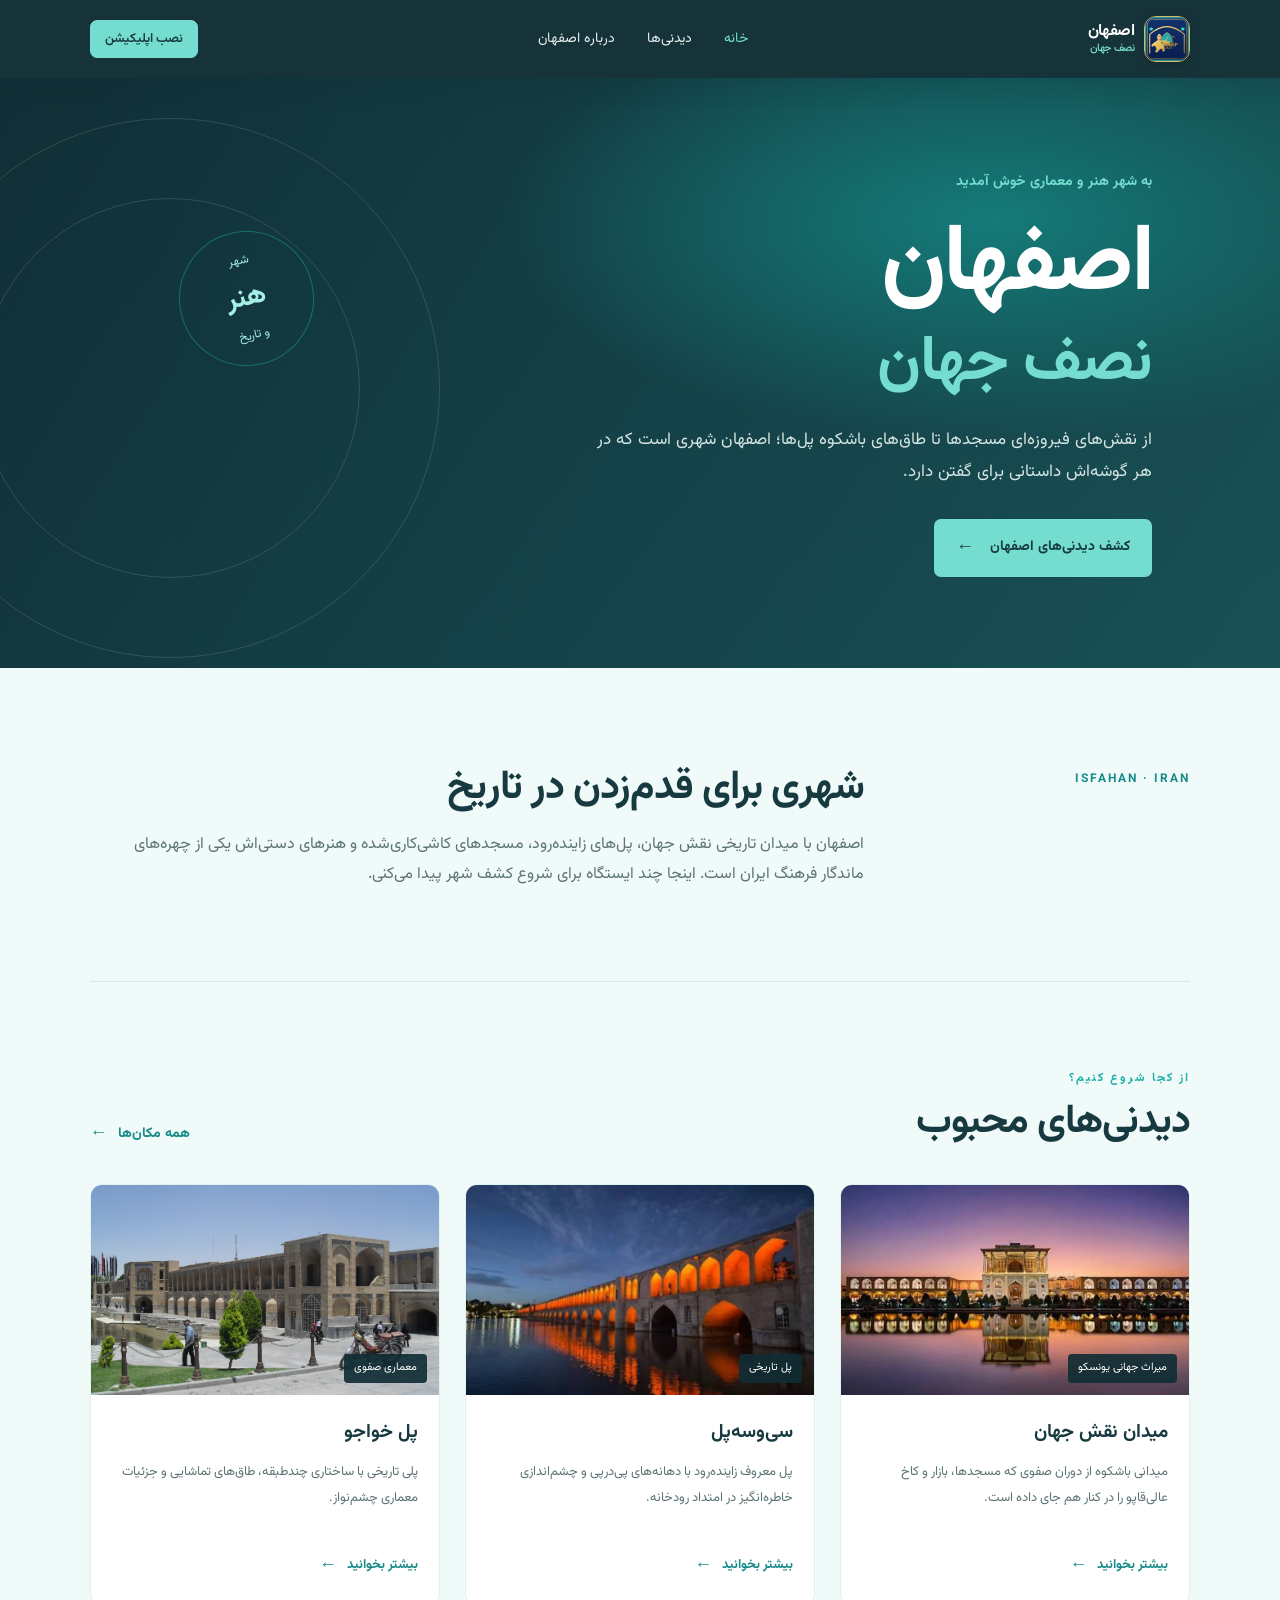
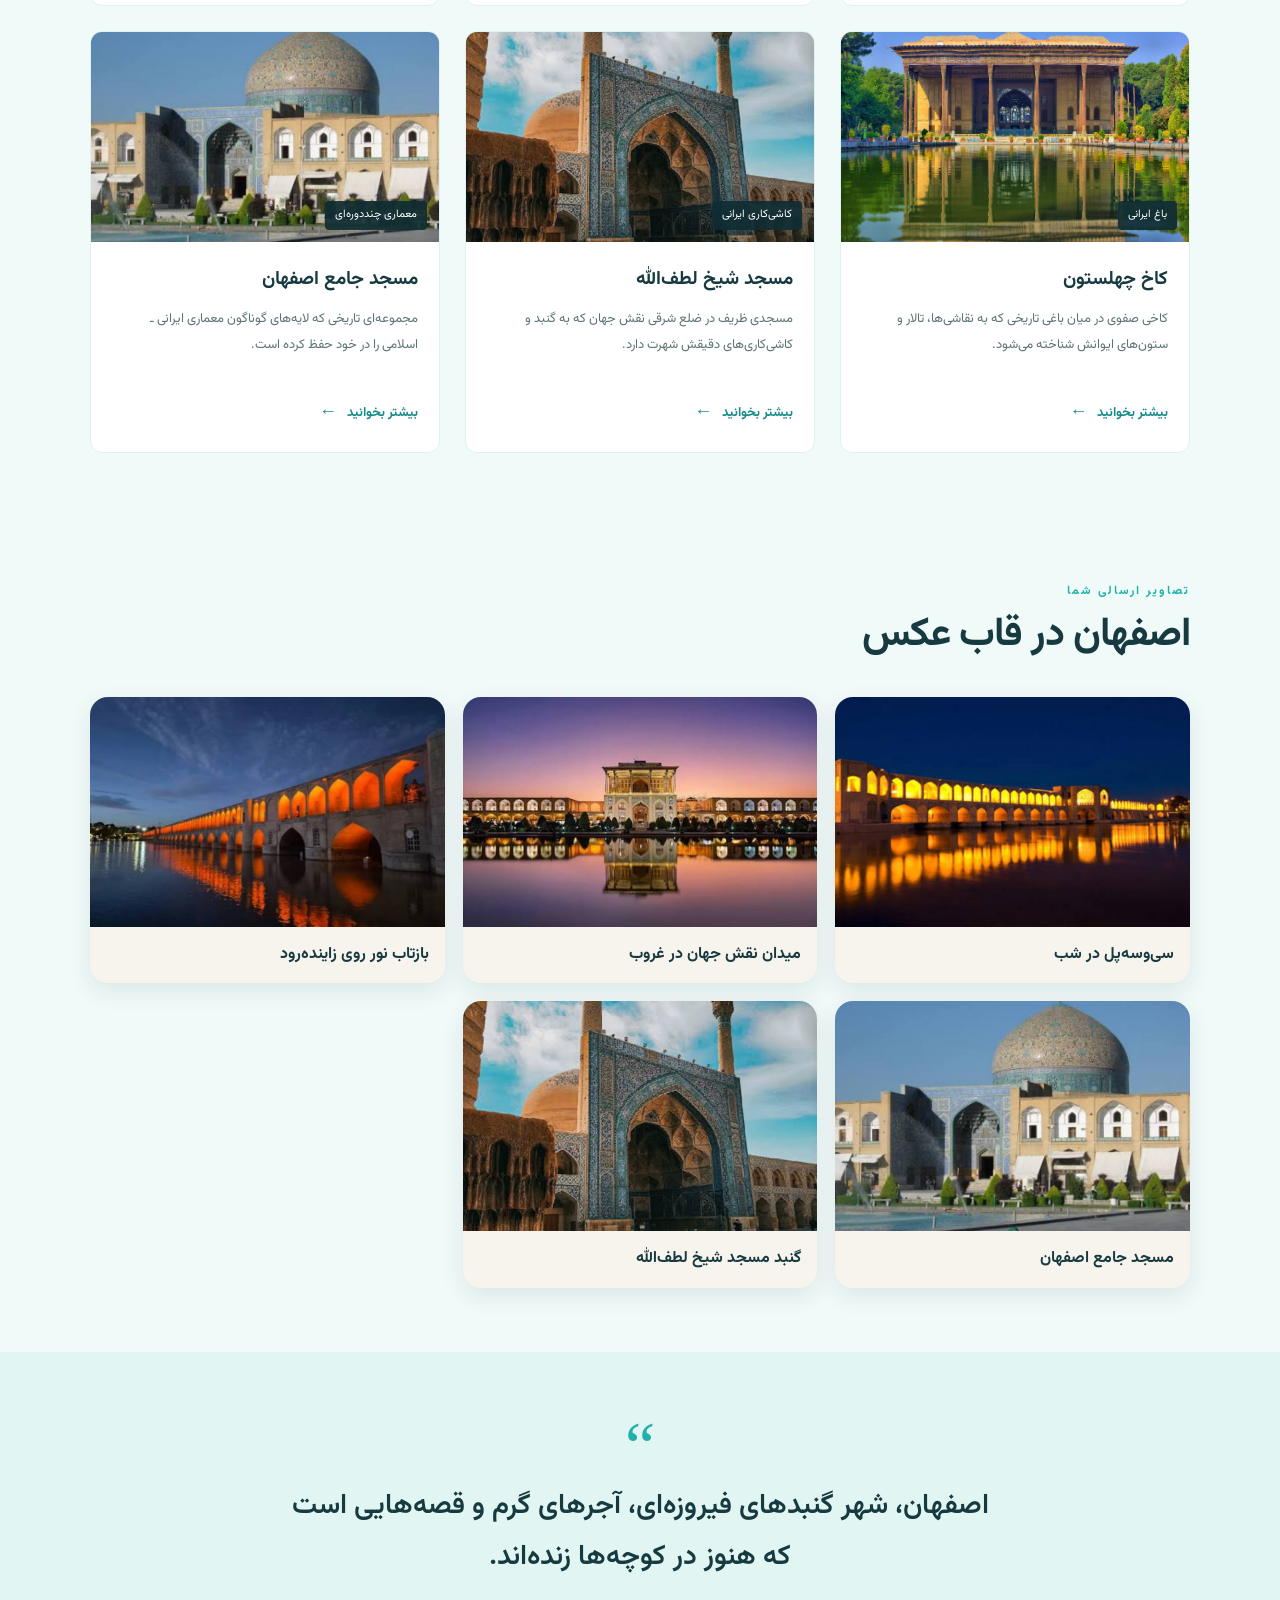
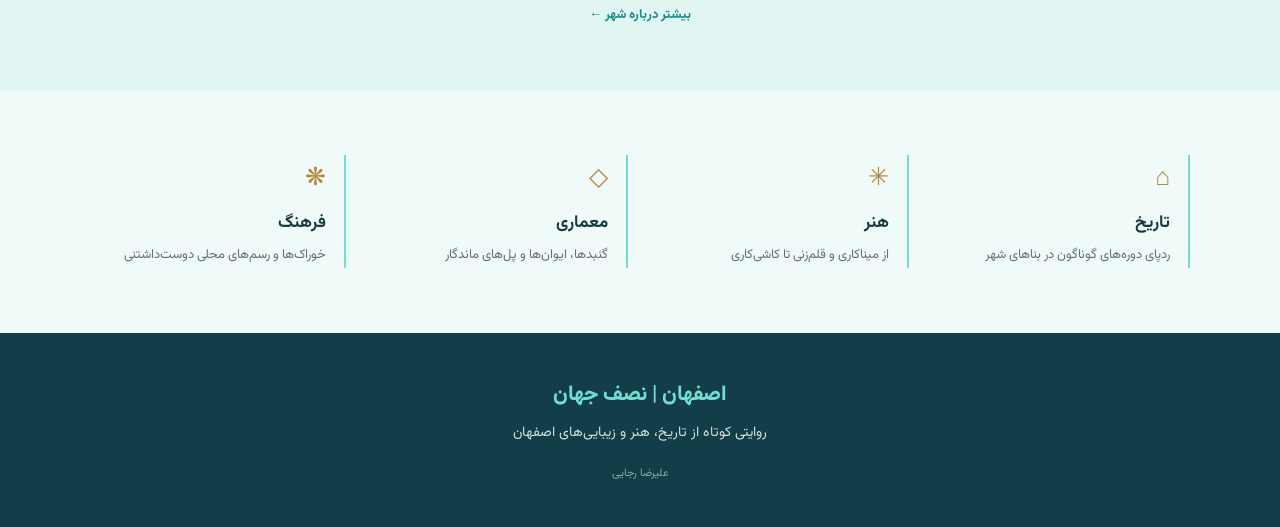
<file: index.html>
<!doctype html><html lang="fa" dir="rtl"><head><link rel="manifest" href="manifest.webmanifest"><meta charset="utf-8"><meta name="viewport" content="width=device-width, initial-scale=1"><meta name="theme-color" content="#123b42"><link rel="stylesheet" href="style.css"><title>اصفهان | نصف جهان</title><meta name="description" content="آشنایی با جاهای دیدنی، تاریخ و معماری اصفهان؛ نصف جهان ایران."></head><body><header class="site-header"><a class="brand" href="index.html"><img class="brand-logo" src="icons/logo.svg" alt="" width="46" height="46"><span class="brand-copy"><strong>اصفهان</strong><small>نصف جهان</small></span></a><button class="menu-toggle" aria-label="باز کردن منو" aria-expanded="false">☰</button><nav class="main-nav"><a href="index.html">خانه</a><a href="places.html">دیدنی‌ها</a><a href="about.html">درباره اصفهان</a></nav><button class="install-app-btn" type="button">نصب اپلیکیشن</button></header><main><section class="hero" id="home"><div class="hero-shape shape-one"></div><div class="hero-shape shape-two"></div><div class="hero-content"><p class="eyebrow">به شهر هنر و معماری خوش آمدید</p><h1>اصفهان <span>نصف جهان</span></h1><p class="hero-description">از نقش‌های فیروزه‌ای مسجدها تا طاق‌های باشکوه پل‌ها؛ اصفهان شهری است که در هر گوشه‌اش داستانی برای گفتن دارد.</p><a class="button button-gold" href="places.html">کشف دیدنی‌های اصفهان <span>←</span></a></div><div class="hero-stamp"><span>شهر</span><strong>هنر</strong><span>و تاریخ</span></div></section><section class="intro section-wrap"><div class="intro-kicker">ISFAHAN · IRAN</div><div><h2>شهری برای قدم‌زدن در تاریخ</h2><p>اصفهان با میدان تاریخی نقش جهان، پل‌های زاینده‌رود، مسجدهای کاشی‌کاری‌شده و هنرهای دستی‌اش یکی از چهره‌های ماندگار فرهنگ ایران است. اینجا چند ایستگاه برای شروع کشف شهر پیدا می‌کنی.</p></div></section><section class="places-section section-wrap" id="places"><div class="section-heading"><div><p class="eyebrow">از کجا شروع کنیم؟</p><h2>دیدنی‌های محبوب</h2></div><a class="text-link" href="places.html">همه مکان‌ها <span>←</span></a></div><div class="place-grid"><article class="place-card"><a class="place-image" href="naqshe-jahan.html"><img src="images/naqshe-jahan-dusk.jpg" alt="میدان نقش جهان" loading="lazy"><span>میراث جهانی یونسکو</span></a><div class="place-card-body"><h3><a href="naqshe-jahan.html">میدان نقش جهان</a></h3><p>میدانی باشکوه از دوران صفوی که مسجدها، بازار و کاخ عالی‌قاپو را در کنار هم جای داده است.</p><a class="text-link" href="naqshe-jahan.html">بیشتر بخوانید <span>←</span></a></div></article><article class="place-card"><a class="place-image" href="se-o-se-pol.html"><img src="images/se-o-se-pol-night.jpg" alt="سی‌وسه‌پل" loading="lazy"><span>پل تاریخی</span></a><div class="place-card-body"><h3><a href="se-o-se-pol.html">سی‌وسه‌پل</a></h3><p>پل معروف زاینده‌رود با دهانه‌های پی‌درپی و چشم‌اندازی خاطره‌انگیز در امتداد رودخانه.</p><a class="text-link" href="se-o-se-pol.html">بیشتر بخوانید <span>←</span></a></div></article><article class="place-card"><a class="place-image" href="khajoo.html"><img src="images/khajoo.jpg" alt="پل خواجو" loading="lazy"><span>معماری صفوی</span></a><div class="place-card-body"><h3><a href="khajoo.html">پل خواجو</a></h3><p>پلی تاریخی با ساختاری چندطبقه، طاق‌های تماشایی و جزئیات معماری چشم‌نواز.</p><a class="text-link" href="khajoo.html">بیشتر بخوانید <span>←</span></a></div></article><article class="place-card"><a class="place-image" href="chehel-sotoun.html"><img src="images/chehel-sotoun.jpg" alt="کاخ چهلستون" loading="lazy"><span>باغ ایرانی</span></a><div class="place-card-body"><h3><a href="chehel-sotoun.html">کاخ چهلستون</a></h3><p>کاخی صفوی در میان باغی تاریخی که به نقاشی‌ها، تالار و ستون‌های ایوانش شناخته می‌شود.</p><a class="text-link" href="chehel-sotoun.html">بیشتر بخوانید <span>←</span></a></div></article><article class="place-card"><a class="place-image" href="sheikh-lotfollah.html"><img src="images/sheikh-lotfollah.jpg" alt="مسجد شیخ لطف‌الله" loading="lazy"><span>کاشی‌کاری ایرانی</span></a><div class="place-card-body"><h3><a href="sheikh-lotfollah.html">مسجد شیخ لطف‌الله</a></h3><p>مسجدی ظریف در ضلع شرقی نقش جهان که به گنبد و کاشی‌کاری‌های دقیقش شهرت دارد.</p><a class="text-link" href="sheikh-lotfollah.html">بیشتر بخوانید <span>←</span></a></div></article><article class="place-card"><a class="place-image" href="jame-mosque.html"><img src="images/jame-mosque.jpg" alt="مسجد جامع اصفهان" loading="lazy"><span>معماری چنددوره‌ای</span></a><div class="place-card-body"><h3><a href="jame-mosque.html">مسجد جامع اصفهان</a></h3><p>مجموعه‌ای تاریخی که لایه‌های گوناگون معماری ایرانی ـ اسلامی را در خود حفظ کرده است.</p><a class="text-link" href="jame-mosque.html">بیشتر بخوانید <span>←</span></a></div></article></div></section><section class="photo-gallery section-wrap"><div class="section-heading"><div><p class="eyebrow">تصاویر ارسالی شما</p><h2>اصفهان در قاب عکس</h2></div></div><div class="gallery-grid"><figure><img src="images/se-o-se-pol-evening.jpg" alt="سی‌وسه‌پل در شب با نورهای طلایی" loading="lazy"><figcaption>سی‌وسه‌پل در شب</figcaption></figure><figure><img src="images/naqshe-jahan-dusk.jpg" alt="میدان نقش جهان هنگام غروب" loading="lazy"><figcaption>میدان نقش جهان در غروب</figcaption></figure><figure><img src="images/se-o-se-pol-night.jpg" alt="بازتاب نورهای سی‌وسه‌پل روی آب" loading="lazy"><figcaption>بازتاب نور روی زاینده‌رود</figcaption></figure><figure><img src="images/jame-mosque.jpg" alt="ورودی مسجد جامع اصفهان" loading="lazy"><figcaption>مسجد جامع اصفهان</figcaption></figure><figure><img src="images/sheikh-lotfollah.jpg" alt="گنبد مسجد شیخ لطف‌الله" loading="lazy"><figcaption>گنبد مسجد شیخ لطف‌الله</figcaption></figure></div></section><section class="quote-band"><span class="quote-mark">“</span><p>اصفهان، شهر گنبدهای فیروزه‌ای، آجرهای گرم و قصه‌هایی است که هنوز در کوچه‌ها زنده‌اند.</p><a href="about.html">بیشتر درباره شهر <span>←</span></a></section><section class="mini-features section-wrap"><div><span>⌂</span><h3>تاریخ</h3><p>ردپای دوره‌های گوناگون در بناهای شهر</p></div><div><span>✳</span><h3>هنر</h3><p>از میناکاری و قلم‌زنی تا کاشی‌کاری</p></div><div><span>◇</span><h3>معماری</h3><p>گنبدها، ایوان‌ها و پل‌های ماندگار</p></div><div><span>❋</span><h3>فرهنگ</h3><p>خوراک‌ها و رسم‌های محلی دوست‌داشتنی</p></div></section></main><footer class="site-footer"><a class="footer-brand" href="index.html">اصفهان | نصف جهان</a><p>روایتی کوتاه از تاریخ، هنر و زیبایی‌های اصفهان</p><span>علیرضا رجایی</span></footer><script src="script.js"></script><script>
if ("serviceWorker" in navigator) {
  window.addEventListener("load", () => {
    navigator.serviceWorker.register("./sw.js")
      .catch(error => console.error("PWA error:", error));
  });
}
</script></body></html>
</file>
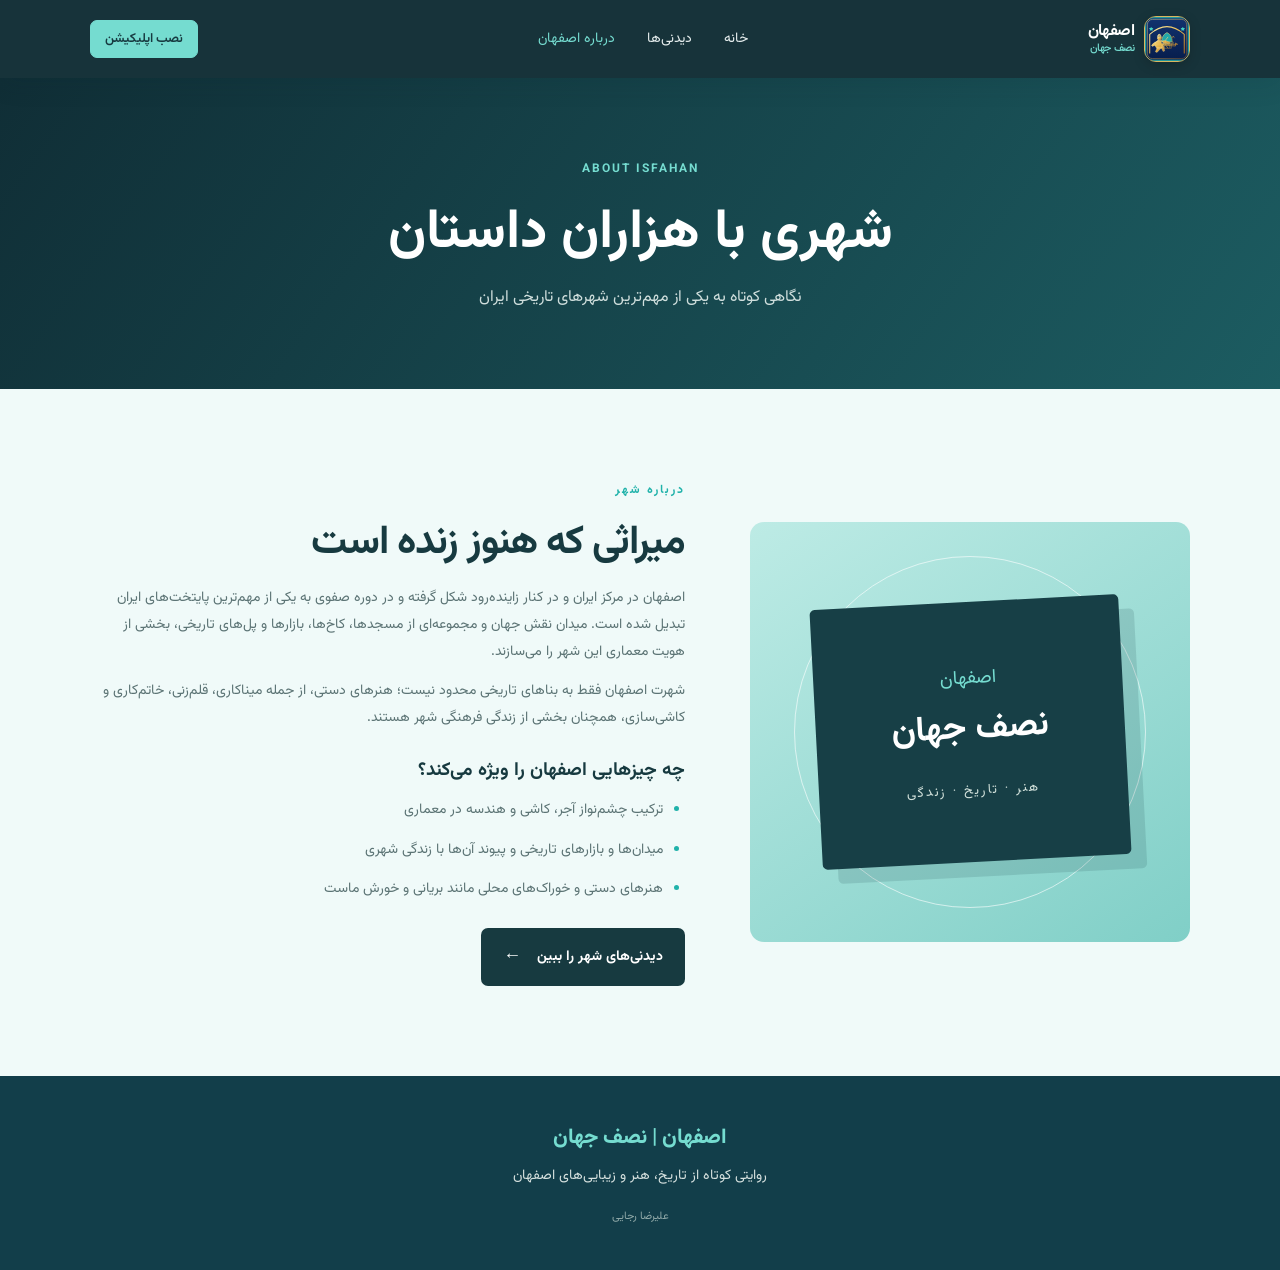
<file: about.html>
<!doctype html><html lang="fa" dir="rtl"><head><link rel="manifest" href="manifest.webmanifest"><meta charset="utf-8"><meta name="viewport" content="width=device-width, initial-scale=1"><meta name="theme-color" content="#123b42"><link rel="stylesheet" href="style.css"><title>درباره اصفهان | نصف جهان</title><meta name="description" content="آشنایی با پیشینه، هنر، معماری و فرهنگ اصفهان."></head><body><header class="site-header"><a class="brand" href="index.html"><img class="brand-logo" src="icons/logo.svg" alt="" width="46" height="46"><span class="brand-copy"><strong>اصفهان</strong><small>نصف جهان</small></span></a><button class="menu-toggle" aria-label="باز کردن منو" aria-expanded="false">☰</button><nav class="main-nav"><a href="index.html">خانه</a><a href="places.html">دیدنی‌ها</a><a href="about.html">درباره اصفهان</a></nav><button class="install-app-btn" type="button">نصب اپلیکیشن</button></header><main><section class="page-hero"><p class="eyebrow">ABOUT ISFAHAN</p><h1>شهری با هزاران داستان</h1><p>نگاهی کوتاه به یکی از مهم‌ترین شهرهای تاریخی ایران</p></section><section class="about-layout section-wrap"><div class="about-art"><div class="about-art-inner"><span>اصفهان</span><strong>نصف جهان</strong><small>هنر · تاریخ · زندگی</small></div></div><div class="about-copy"><p class="eyebrow">درباره شهر</p><h2>میراثی که هنوز زنده است</h2><p>اصفهان در مرکز ایران و در کنار زاینده‌رود شکل گرفته و در دوره صفوی به یکی از مهم‌ترین پایتخت‌های ایران تبدیل شده است. میدان نقش جهان و مجموعه‌ای از مسجدها، کاخ‌ها، بازارها و پل‌های تاریخی، بخشی از هویت معماری این شهر را می‌سازند.</p><p>شهرت اصفهان فقط به بناهای تاریخی محدود نیست؛ هنرهای دستی، از جمله میناکاری، قلم‌زنی، خاتم‌کاری و کاشی‌سازی، همچنان بخشی از زندگی فرهنگی شهر هستند.</p><h3>چه چیزهایی اصفهان را ویژه می‌کند؟</h3><ul><li>ترکیب چشم‌نواز آجر، کاشی و هندسه در معماری</li><li>میدان‌ها و بازارهای تاریخی و پیوند آن‌ها با زندگی شهری</li><li>هنرهای دستی و خوراک‌های محلی مانند بریانی و خورش ماست</li></ul><a class="button button-dark" href="places.html">دیدنی‌های شهر را ببین <span>←</span></a></div></section></main><footer class="site-footer"><a class="footer-brand" href="index.html">اصفهان | نصف جهان</a><p>روایتی کوتاه از تاریخ، هنر و زیبایی‌های اصفهان</p><span>علیرضا رجایی</span></footer><script src="script.js"></script><script>
if ("serviceWorker" in navigator) {
  window.addEventListener("load", () => {
    navigator.serviceWorker.register("./sw.js")
      .catch(error => console.error("PWA error:", error));
  });
}
</script></body></html>
</file>
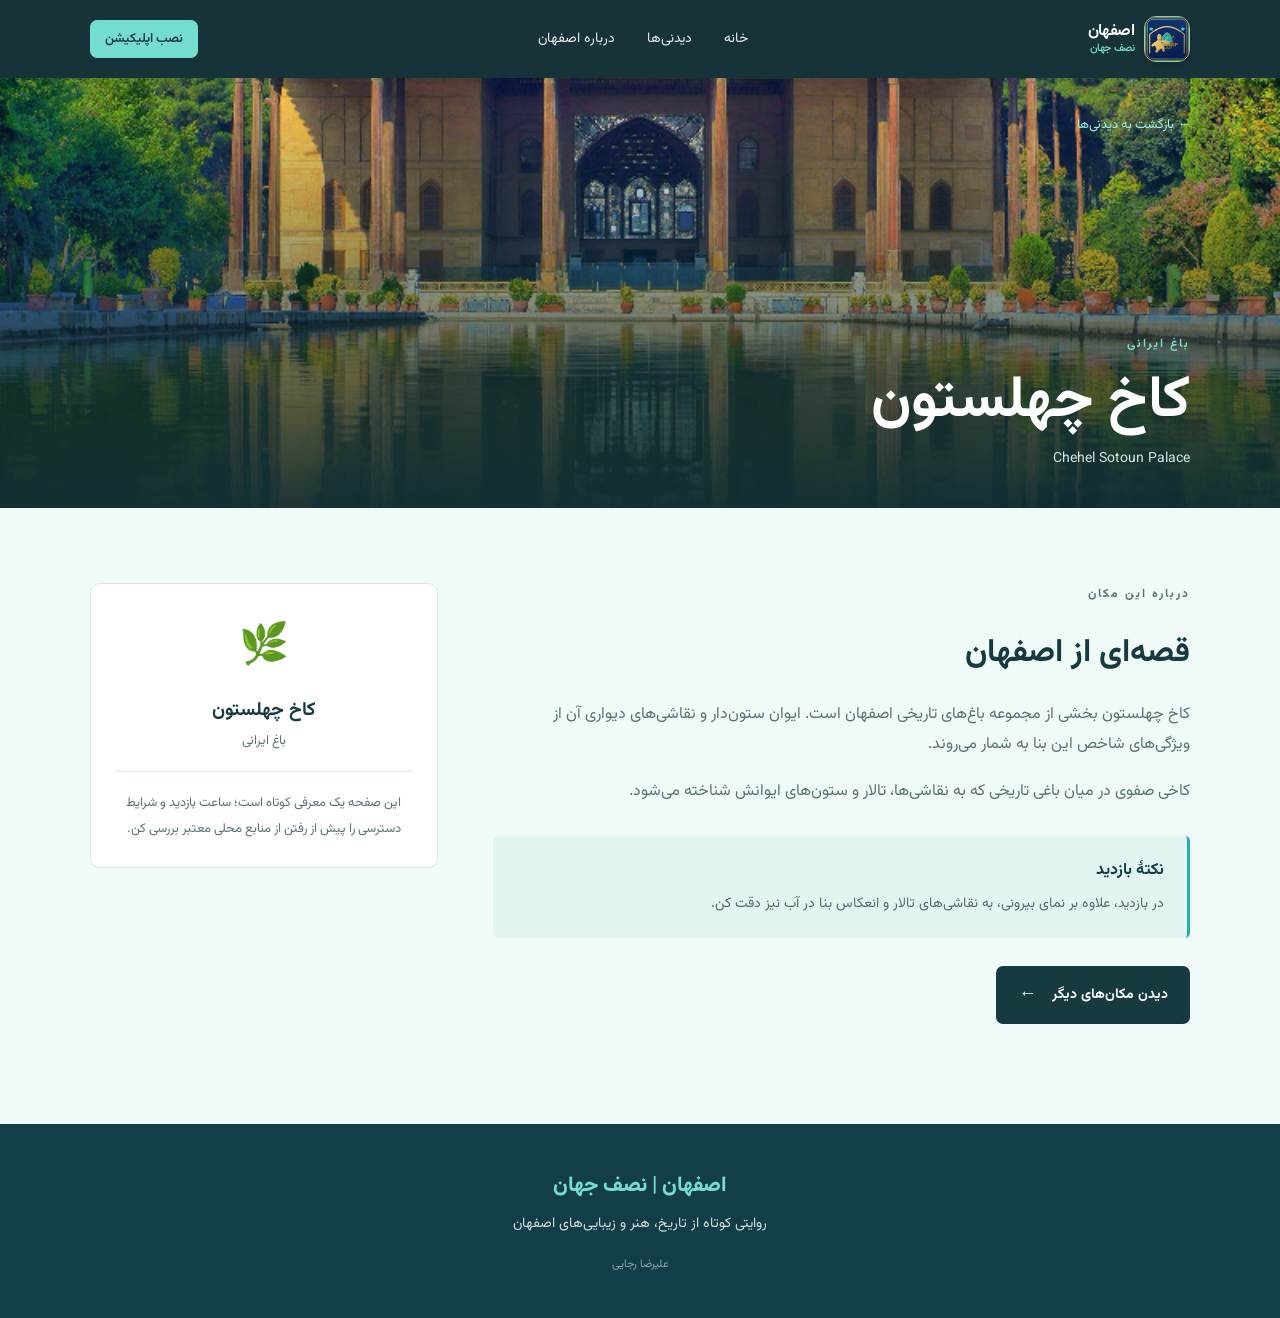
<file: chehel-sotoun.html>
<!doctype html><html lang="fa" dir="rtl"><head><link rel="manifest" href="manifest.webmanifest"><meta charset="utf-8"><meta name="viewport" content="width=device-width, initial-scale=1"><meta name="theme-color" content="#123b42"><link rel="stylesheet" href="style.css"><title>کاخ چهلستون | اصفهان، نصف جهان</title><meta name="description" content="آشنایی با کاخ چهلستون در اصفهان."></head><body><header class="site-header"><a class="brand" href="index.html"><img class="brand-logo" src="icons/logo.svg" alt="" width="46" height="46"><span class="brand-copy"><strong>اصفهان</strong><small>نصف جهان</small></span></a><button class="menu-toggle" aria-label="باز کردن منو" aria-expanded="false">☰</button><nav class="main-nav"><a href="index.html">خانه</a><a href="places.html">دیدنی‌ها</a><a href="about.html">درباره اصفهان</a></nav><button class="install-app-btn" type="button">نصب اپلیکیشن</button></header><main><section class="detail-hero"><img src="images/chehel-sotoun.jpg" alt="کاخ چهلستون"><div class="detail-overlay"><a class="back-link" href="places.html">← بازگشت به دیدنی‌ها</a><p class="eyebrow">باغ ایرانی</p><h1>کاخ چهلستون</h1><p>Chehel Sotoun Palace</p></div></section><article class="detail-content section-wrap"><div class="detail-main"><p class="eyebrow">درباره این مکان</p><h2>قصه‌ای از اصفهان</h2><p>کاخ چهلستون بخشی از مجموعه باغ‌های تاریخی اصفهان است. ایوان ستون‌دار و نقاشی‌های دیواری آن از ویژگی‌های شاخص این بنا به شمار می‌روند.</p><p>کاخی صفوی در میان باغی تاریخی که به نقاشی‌ها، تالار و ستون‌های ایوانش شناخته می‌شود.</p><div class="tip-box"><strong>نکتهٔ بازدید</strong><p>در بازدید، علاوه بر نمای بیرونی، به نقاشی‌های تالار و انعکاس بنا در آب نیز دقت کن.</p></div><a class="button button-dark" href="places.html">دیدن مکان‌های دیگر <span>←</span></a></div><aside class="detail-aside"><span class="aside-icon">🌿</span><h3>کاخ چهلستون</h3><p>باغ ایرانی</p><hr><p>این صفحه یک معرفی کوتاه است؛ ساعت بازدید و شرایط دسترسی را پیش از رفتن از منابع محلی معتبر بررسی کن.</p></aside></article></main><footer class="site-footer"><a class="footer-brand" href="index.html">اصفهان | نصف جهان</a><p>روایتی کوتاه از تاریخ، هنر و زیبایی‌های اصفهان</p><span>علیرضا رجایی</span></footer><script src="script.js"></script><script>
if ("serviceWorker" in navigator) {
  window.addEventListener("load", () => {
    navigator.serviceWorker.register("./sw.js")
      .catch(error => console.error("PWA error:", error));
  });
}
</script></body></html>
</file>
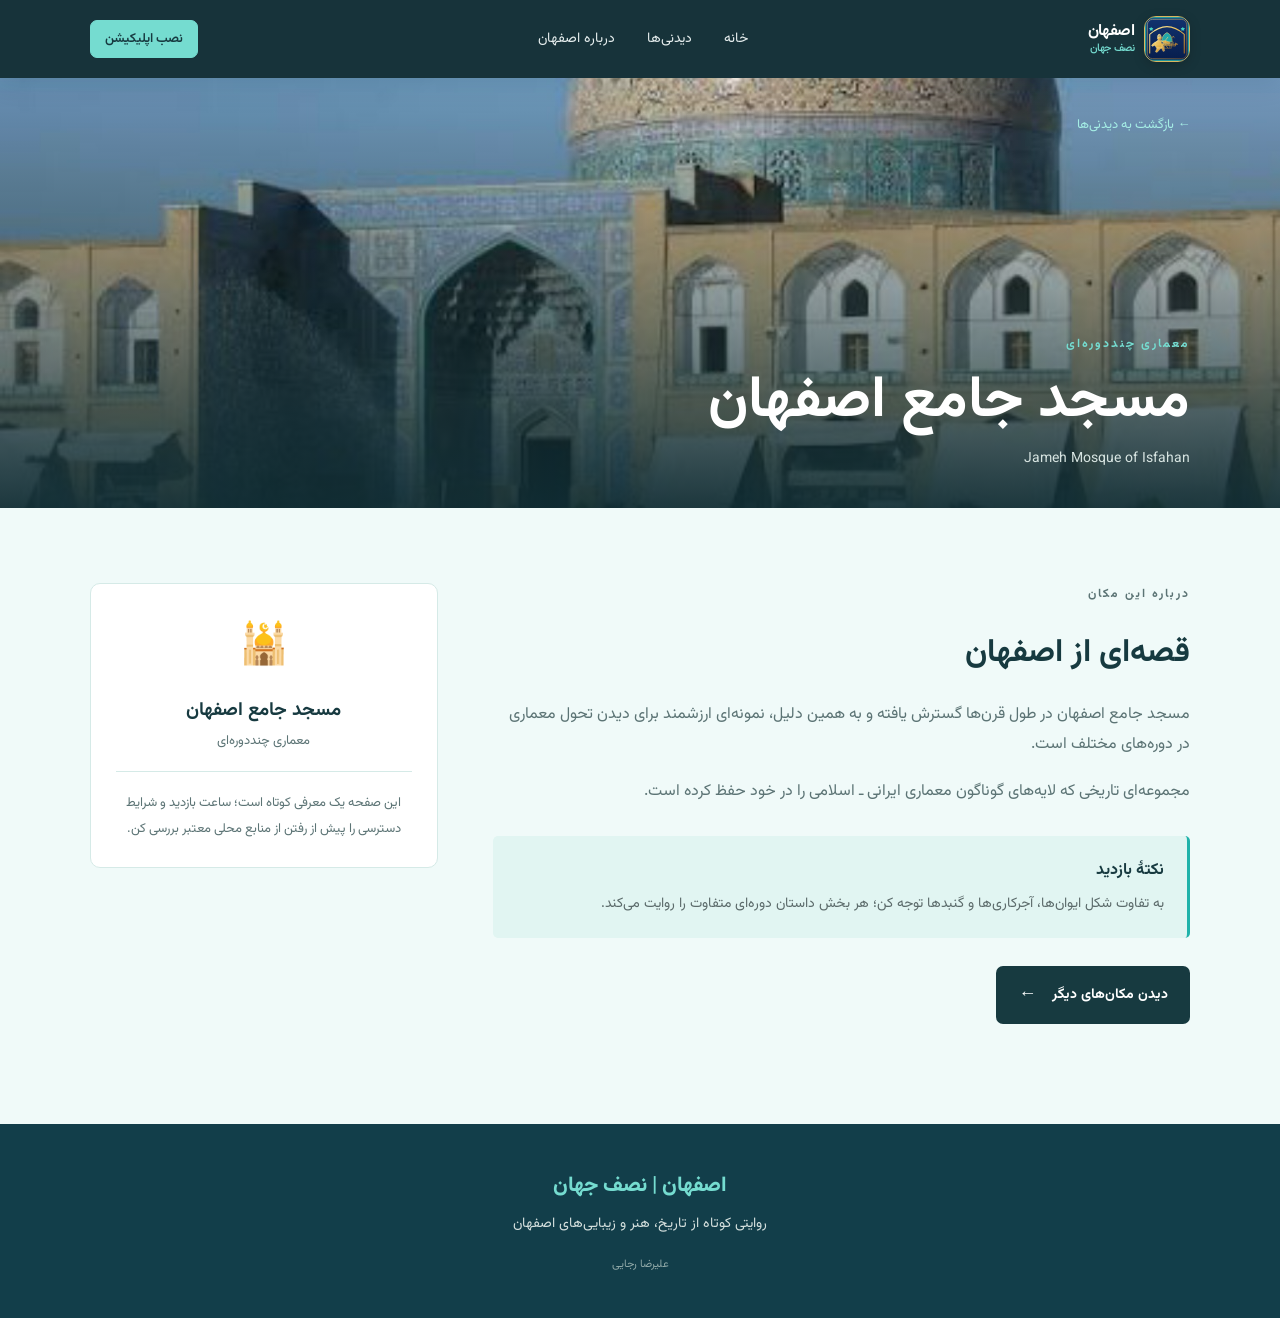
<file: jame-mosque.html>
<!doctype html><html lang="fa" dir="rtl"><head><link rel="manifest" href="manifest.webmanifest"><meta charset="utf-8"><meta name="viewport" content="width=device-width, initial-scale=1"><meta name="theme-color" content="#123b42"><link rel="stylesheet" href="style.css"><title>مسجد جامع اصفهان | اصفهان، نصف جهان</title><meta name="description" content="آشنایی با مسجد جامع اصفهان در اصفهان."></head><body><header class="site-header"><a class="brand" href="index.html"><img class="brand-logo" src="icons/logo.svg" alt="" width="46" height="46"><span class="brand-copy"><strong>اصفهان</strong><small>نصف جهان</small></span></a><button class="menu-toggle" aria-label="باز کردن منو" aria-expanded="false">☰</button><nav class="main-nav"><a href="index.html">خانه</a><a href="places.html">دیدنی‌ها</a><a href="about.html">درباره اصفهان</a></nav><button class="install-app-btn" type="button">نصب اپلیکیشن</button></header><main><section class="detail-hero"><img src="images/jame-mosque.jpg" alt="مسجد جامع اصفهان"><div class="detail-overlay"><a class="back-link" href="places.html">← بازگشت به دیدنی‌ها</a><p class="eyebrow">معماری چنددوره‌ای</p><h1>مسجد جامع اصفهان</h1><p>Jameh Mosque of Isfahan</p></div></section><article class="detail-content section-wrap"><div class="detail-main"><p class="eyebrow">درباره این مکان</p><h2>قصه‌ای از اصفهان</h2><p>مسجد جامع اصفهان در طول قرن‌ها گسترش یافته و به همین دلیل، نمونه‌ای ارزشمند برای دیدن تحول معماری در دوره‌های مختلف است.</p><p>مجموعه‌ای تاریخی که لایه‌های گوناگون معماری ایرانی ـ اسلامی را در خود حفظ کرده است.</p><div class="tip-box"><strong>نکتهٔ بازدید</strong><p>به تفاوت شکل ایوان‌ها، آجرکاری‌ها و گنبدها توجه کن؛ هر بخش داستان دوره‌ای متفاوت را روایت می‌کند.</p></div><a class="button button-dark" href="places.html">دیدن مکان‌های دیگر <span>←</span></a></div><aside class="detail-aside"><span class="aside-icon">🕌</span><h3>مسجد جامع اصفهان</h3><p>معماری چنددوره‌ای</p><hr><p>این صفحه یک معرفی کوتاه است؛ ساعت بازدید و شرایط دسترسی را پیش از رفتن از منابع محلی معتبر بررسی کن.</p></aside></article></main><footer class="site-footer"><a class="footer-brand" href="index.html">اصفهان | نصف جهان</a><p>روایتی کوتاه از تاریخ، هنر و زیبایی‌های اصفهان</p><span>علیرضا رجایی</span></footer><script src="script.js"></script><script>
if ("serviceWorker" in navigator) {
  window.addEventListener("load", () => {
    navigator.serviceWorker.register("./sw.js")
      .catch(error => console.error("PWA error:", error));
  });
}
</script></body></html>
</file>
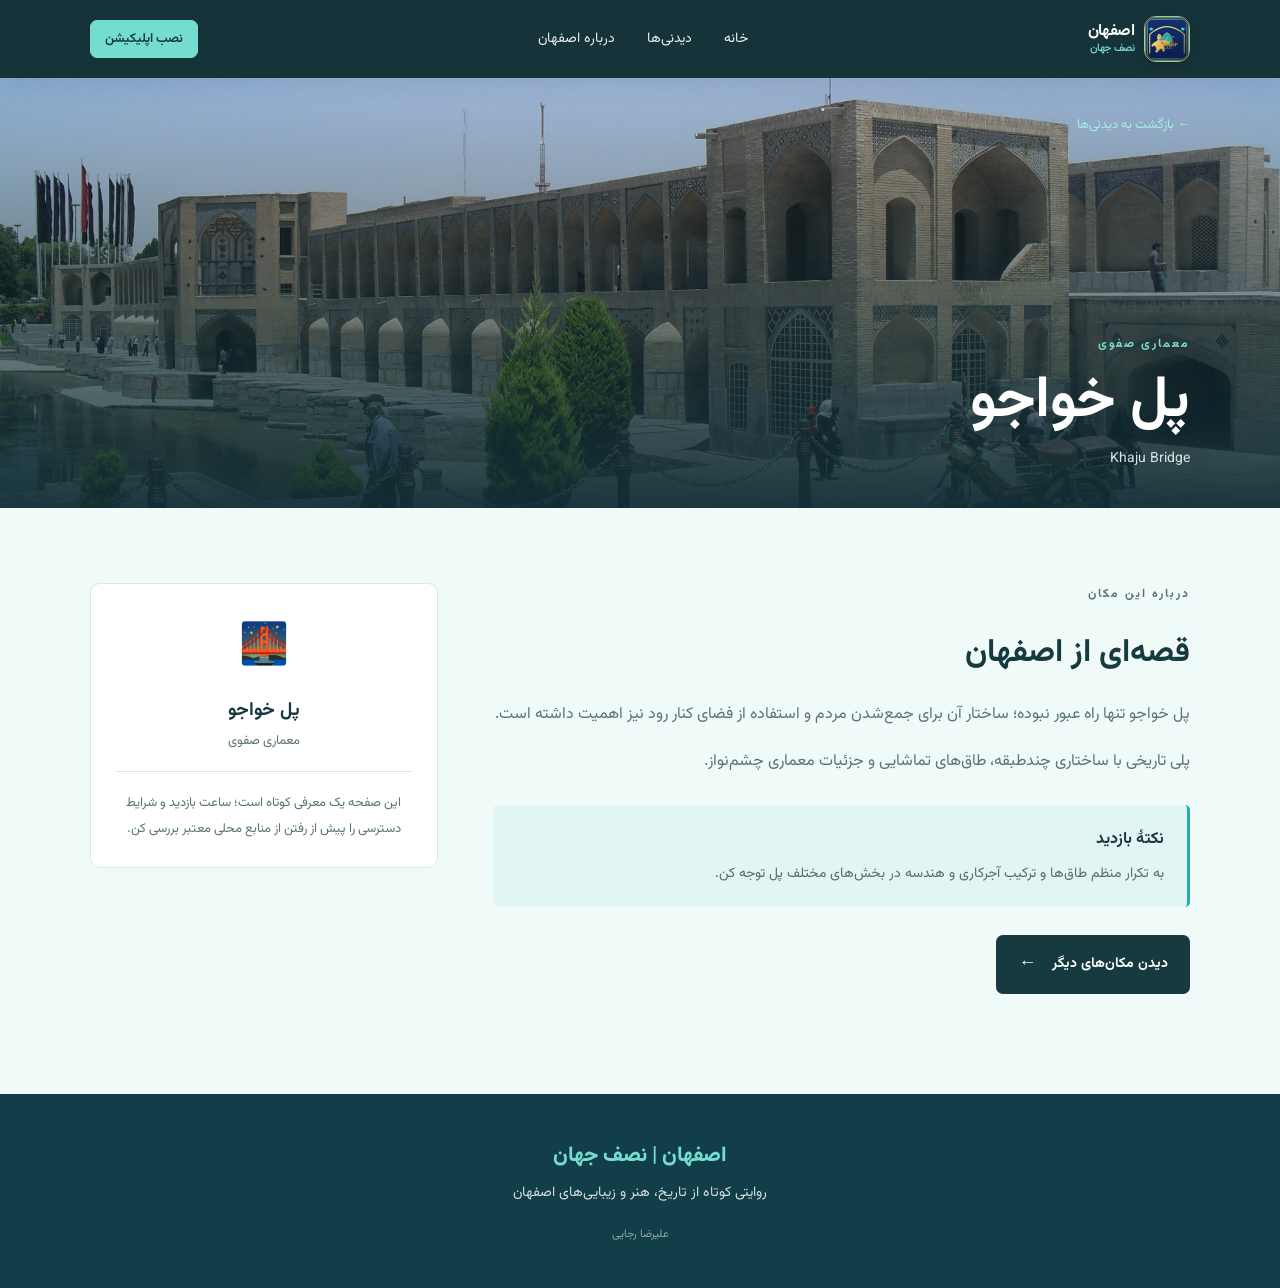
<file: khajoo.html>
<!doctype html><html lang="fa" dir="rtl"><head><link rel="manifest" href="manifest.webmanifest"><meta charset="utf-8"><meta name="viewport" content="width=device-width, initial-scale=1"><meta name="theme-color" content="#123b42"><link rel="stylesheet" href="style.css"><title>پل خواجو | اصفهان، نصف جهان</title><meta name="description" content="آشنایی با پل خواجو در اصفهان."></head><body><header class="site-header"><a class="brand" href="index.html"><img class="brand-logo" src="icons/logo.svg" alt="" width="46" height="46"><span class="brand-copy"><strong>اصفهان</strong><small>نصف جهان</small></span></a><button class="menu-toggle" aria-label="باز کردن منو" aria-expanded="false">☰</button><nav class="main-nav"><a href="index.html">خانه</a><a href="places.html">دیدنی‌ها</a><a href="about.html">درباره اصفهان</a></nav><button class="install-app-btn" type="button">نصب اپلیکیشن</button></header><main><section class="detail-hero"><img src="images/khajoo.jpg" alt="پل خواجو"><div class="detail-overlay"><a class="back-link" href="places.html">← بازگشت به دیدنی‌ها</a><p class="eyebrow">معماری صفوی</p><h1>پل خواجو</h1><p>Khaju Bridge</p></div></section><article class="detail-content section-wrap"><div class="detail-main"><p class="eyebrow">درباره این مکان</p><h2>قصه‌ای از اصفهان</h2><p>پل خواجو تنها راه عبور نبوده؛ ساختار آن برای جمع‌شدن مردم و استفاده از فضای کنار رود نیز اهمیت داشته است.</p><p>پلی تاریخی با ساختاری چندطبقه، طاق‌های تماشایی و جزئیات معماری چشم‌نواز.</p><div class="tip-box"><strong>نکتهٔ بازدید</strong><p>به تکرار منظم طاق‌ها و ترکیب آجرکاری و هندسه در بخش‌های مختلف پل توجه کن.</p></div><a class="button button-dark" href="places.html">دیدن مکان‌های دیگر <span>←</span></a></div><aside class="detail-aside"><span class="aside-icon">🌉</span><h3>پل خواجو</h3><p>معماری صفوی</p><hr><p>این صفحه یک معرفی کوتاه است؛ ساعت بازدید و شرایط دسترسی را پیش از رفتن از منابع محلی معتبر بررسی کن.</p></aside></article></main><footer class="site-footer"><a class="footer-brand" href="index.html">اصفهان | نصف جهان</a><p>روایتی کوتاه از تاریخ، هنر و زیبایی‌های اصفهان</p><span>علیرضا رجایی</span></footer><script src="script.js"></script><script>
if ("serviceWorker" in navigator) {
  window.addEventListener("load", () => {
    navigator.serviceWorker.register("./sw.js")
      .catch(error => console.error("PWA error:", error));
  });
}
</script></body></html>
</file>
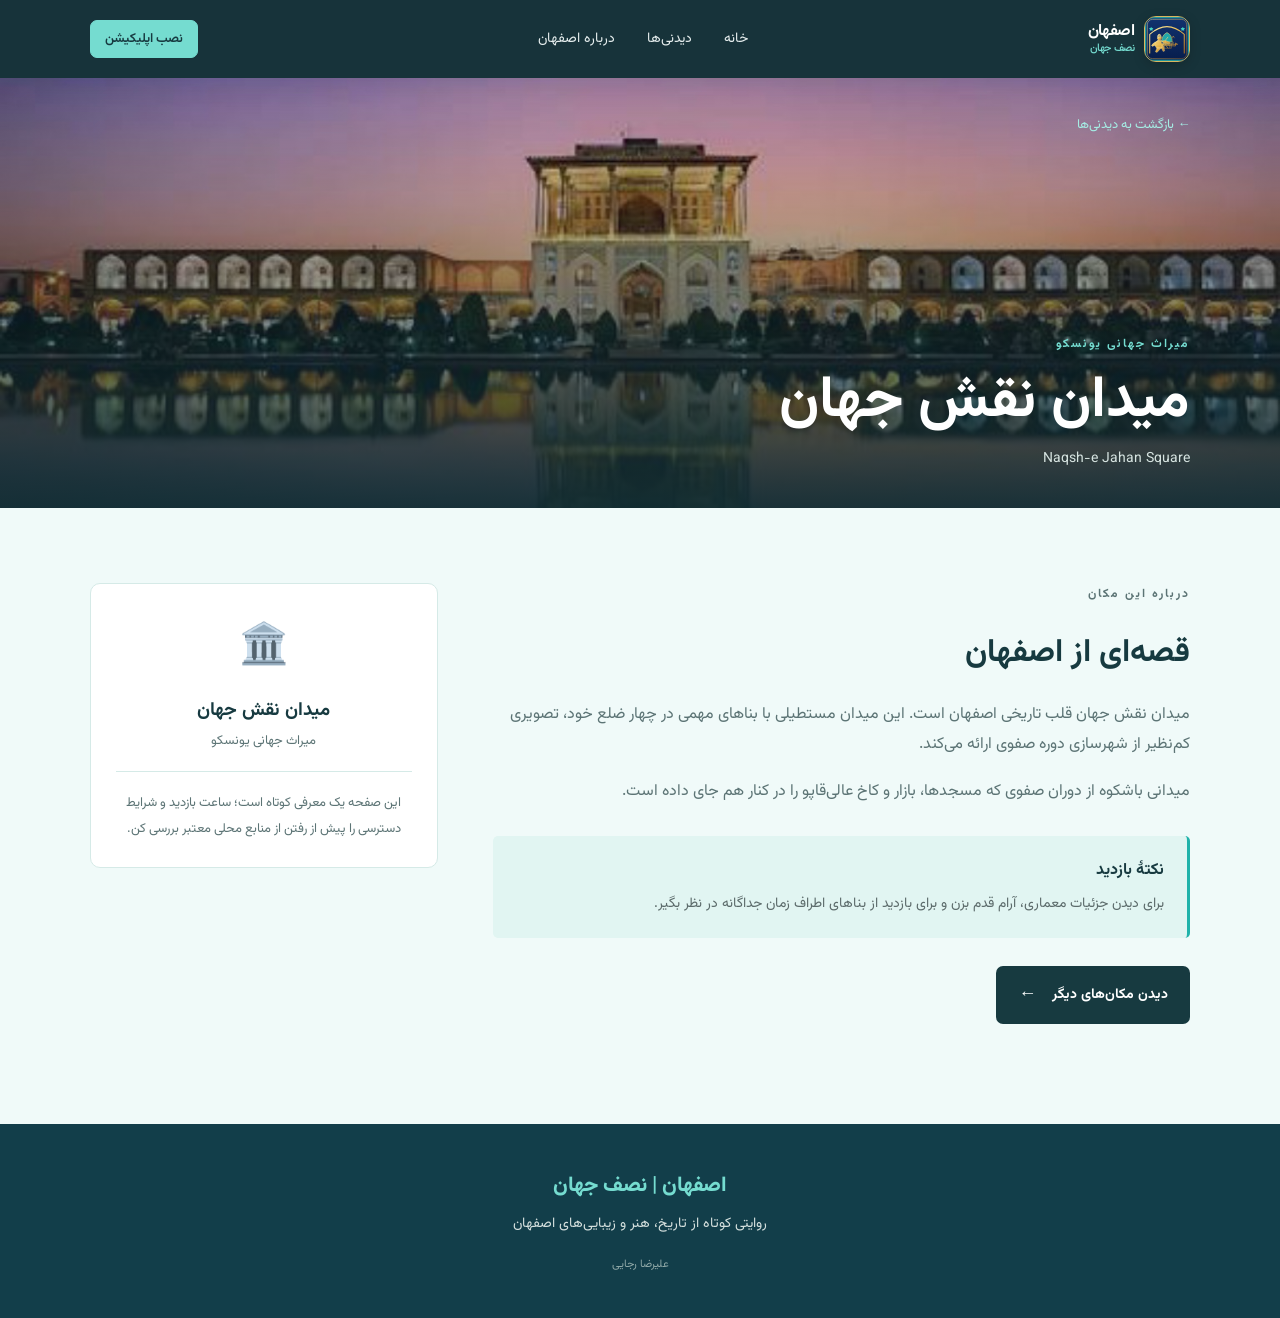
<file: naqshe-jahan.html>
<!doctype html><html lang="fa" dir="rtl"><head><link rel="manifest" href="manifest.webmanifest"><meta charset="utf-8"><meta name="viewport" content="width=device-width, initial-scale=1"><meta name="theme-color" content="#123b42"><link rel="stylesheet" href="style.css"><title>میدان نقش جهان | اصفهان، نصف جهان</title><meta name="description" content="آشنایی با میدان نقش جهان در اصفهان."></head><body><header class="site-header"><a class="brand" href="index.html"><img class="brand-logo" src="icons/logo.svg" alt="" width="46" height="46"><span class="brand-copy"><strong>اصفهان</strong><small>نصف جهان</small></span></a><button class="menu-toggle" aria-label="باز کردن منو" aria-expanded="false">☰</button><nav class="main-nav"><a href="index.html">خانه</a><a href="places.html">دیدنی‌ها</a><a href="about.html">درباره اصفهان</a></nav><button class="install-app-btn" type="button">نصب اپلیکیشن</button></header><main><section class="detail-hero"><img src="images/naqshe-jahan-dusk.jpg" alt="میدان نقش جهان"><div class="detail-overlay"><a class="back-link" href="places.html">← بازگشت به دیدنی‌ها</a><p class="eyebrow">میراث جهانی یونسکو</p><h1>میدان نقش جهان</h1><p>Naqsh-e Jahan Square</p></div></section><article class="detail-content section-wrap"><div class="detail-main"><p class="eyebrow">درباره این مکان</p><h2>قصه‌ای از اصفهان</h2><p>میدان نقش جهان قلب تاریخی اصفهان است. این میدان مستطیلی با بناهای مهمی در چهار ضلع خود، تصویری کم‌نظیر از شهرسازی دوره صفوی ارائه می‌کند.</p><p>میدانی باشکوه از دوران صفوی که مسجدها، بازار و کاخ عالی‌قاپو را در کنار هم جای داده است.</p><div class="tip-box"><strong>نکتهٔ بازدید</strong><p>برای دیدن جزئیات معماری، آرام قدم بزن و برای بازدید از بناهای اطراف زمان جداگانه در نظر بگیر.</p></div><a class="button button-dark" href="places.html">دیدن مکان‌های دیگر <span>←</span></a></div><aside class="detail-aside"><span class="aside-icon">🏛️</span><h3>میدان نقش جهان</h3><p>میراث جهانی یونسکو</p><hr><p>این صفحه یک معرفی کوتاه است؛ ساعت بازدید و شرایط دسترسی را پیش از رفتن از منابع محلی معتبر بررسی کن.</p></aside></article></main><footer class="site-footer"><a class="footer-brand" href="index.html">اصفهان | نصف جهان</a><p>روایتی کوتاه از تاریخ، هنر و زیبایی‌های اصفهان</p><span>علیرضا رجایی</span></footer><script src="script.js"></script><script>
if ("serviceWorker" in navigator) {
  window.addEventListener("load", () => {
    navigator.serviceWorker.register("./sw.js")
      .catch(error => console.error("PWA error:", error));
  });
}
</script></body></html>
</file>
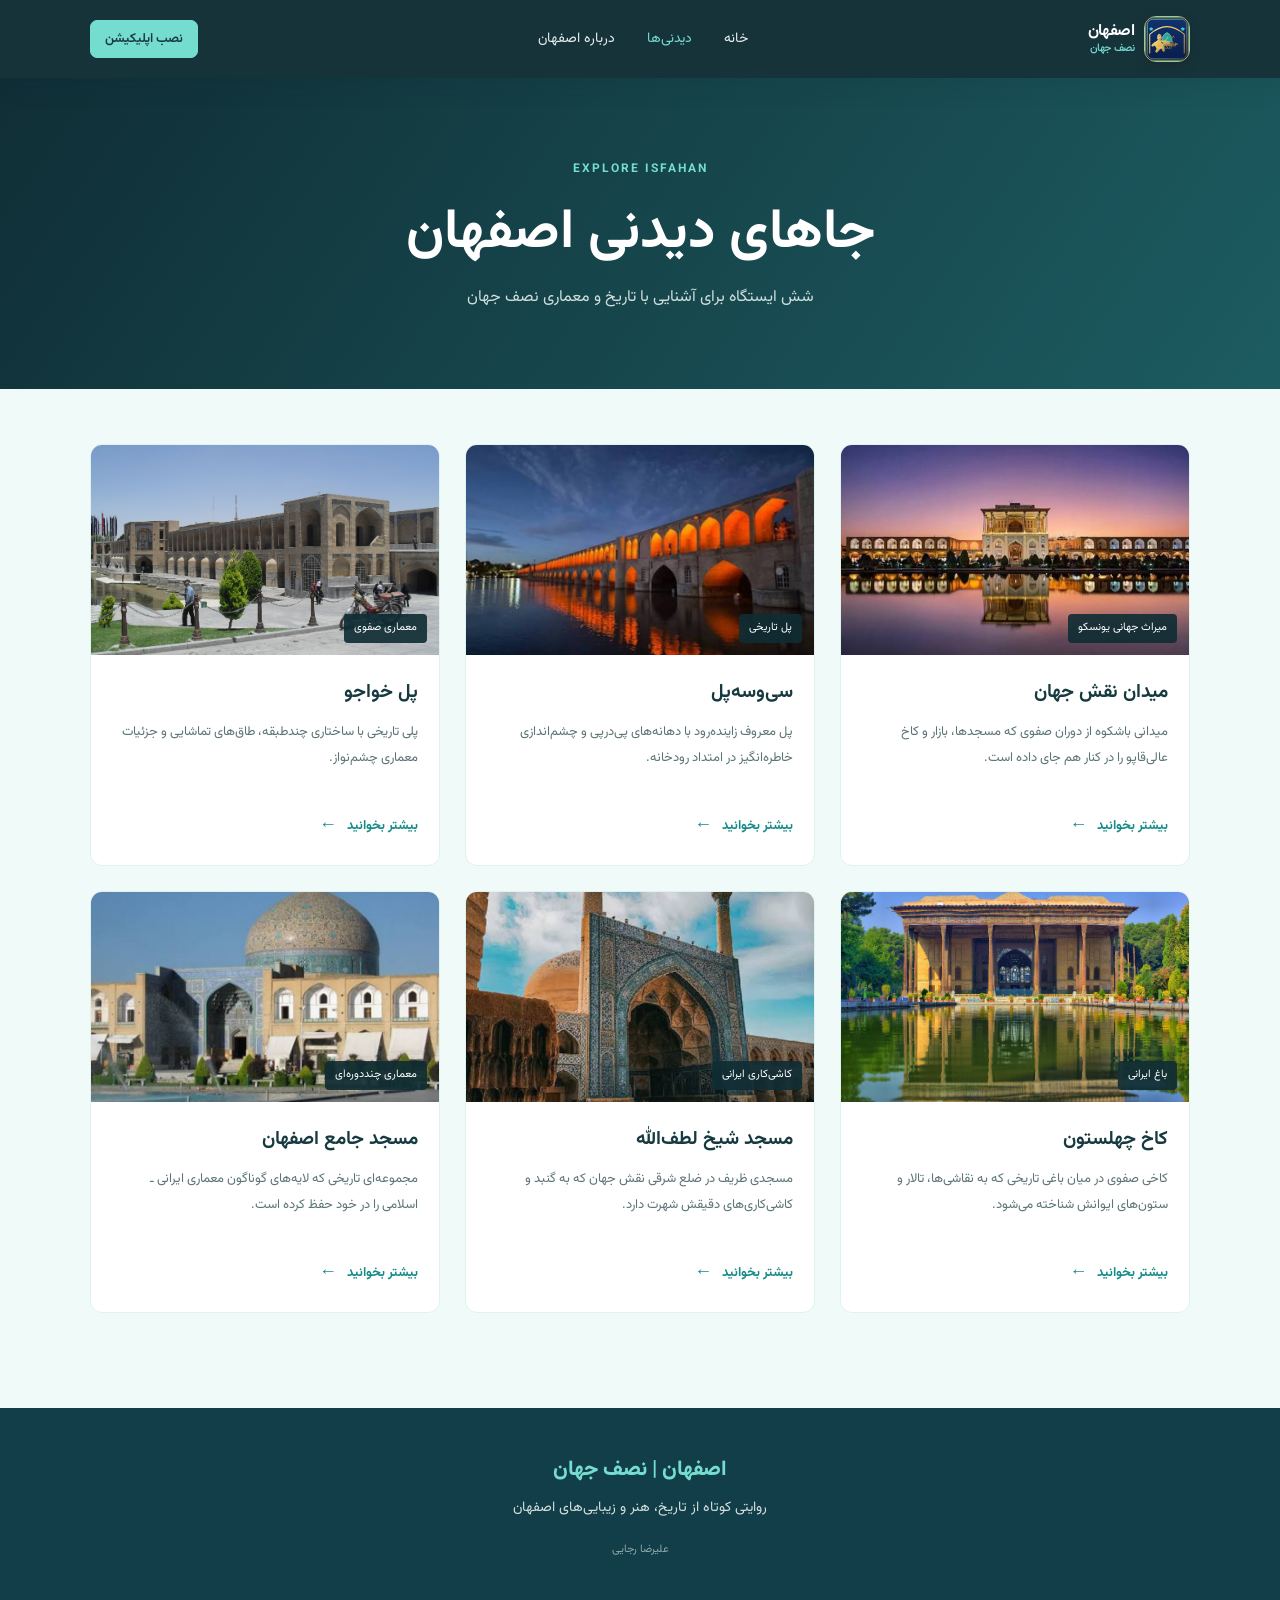
<file: places.html>
<!doctype html><html lang="fa" dir="rtl"><head><link rel="manifest" href="manifest.webmanifest"><meta charset="utf-8"><meta name="viewport" content="width=device-width, initial-scale=1"><meta name="theme-color" content="#123b42"><link rel="stylesheet" href="style.css"><title>جاهای دیدنی اصفهان | نصف جهان</title><meta name="description" content="راهنمای کوتاه جاهای دیدنی تاریخی اصفهان."></head><body><header class="site-header"><a class="brand" href="index.html"><img class="brand-logo" src="icons/logo.svg" alt="" width="46" height="46"><span class="brand-copy"><strong>اصفهان</strong><small>نصف جهان</small></span></a><button class="menu-toggle" aria-label="باز کردن منو" aria-expanded="false">☰</button><nav class="main-nav"><a href="index.html">خانه</a><a href="places.html">دیدنی‌ها</a><a href="about.html">درباره اصفهان</a></nav><button class="install-app-btn" type="button">نصب اپلیکیشن</button></header><main><section class="page-hero"><p class="eyebrow">EXPLORE ISFAHAN</p><h1>جاهای دیدنی اصفهان</h1><p>شش ایستگاه برای آشنایی با تاریخ و معماری نصف جهان</p></section><section class="places-section section-wrap listing"><div class="place-grid"><article class="place-card"><a class="place-image" href="naqshe-jahan.html"><img src="images/naqshe-jahan-dusk.jpg" alt="میدان نقش جهان" loading="lazy"><span>میراث جهانی یونسکو</span></a><div class="place-card-body"><h3><a href="naqshe-jahan.html">میدان نقش جهان</a></h3><p>میدانی باشکوه از دوران صفوی که مسجدها، بازار و کاخ عالی‌قاپو را در کنار هم جای داده است.</p><a class="text-link" href="naqshe-jahan.html">بیشتر بخوانید <span>←</span></a></div></article><article class="place-card"><a class="place-image" href="se-o-se-pol.html"><img src="images/se-o-se-pol-night.jpg" alt="سی‌وسه‌پل" loading="lazy"><span>پل تاریخی</span></a><div class="place-card-body"><h3><a href="se-o-se-pol.html">سی‌وسه‌پل</a></h3><p>پل معروف زاینده‌رود با دهانه‌های پی‌درپی و چشم‌اندازی خاطره‌انگیز در امتداد رودخانه.</p><a class="text-link" href="se-o-se-pol.html">بیشتر بخوانید <span>←</span></a></div></article><article class="place-card"><a class="place-image" href="khajoo.html"><img src="images/khajoo.jpg" alt="پل خواجو" loading="lazy"><span>معماری صفوی</span></a><div class="place-card-body"><h3><a href="khajoo.html">پل خواجو</a></h3><p>پلی تاریخی با ساختاری چندطبقه، طاق‌های تماشایی و جزئیات معماری چشم‌نواز.</p><a class="text-link" href="khajoo.html">بیشتر بخوانید <span>←</span></a></div></article><article class="place-card"><a class="place-image" href="chehel-sotoun.html"><img src="images/chehel-sotoun.jpg" alt="کاخ چهلستون" loading="lazy"><span>باغ ایرانی</span></a><div class="place-card-body"><h3><a href="chehel-sotoun.html">کاخ چهلستون</a></h3><p>کاخی صفوی در میان باغی تاریخی که به نقاشی‌ها، تالار و ستون‌های ایوانش شناخته می‌شود.</p><a class="text-link" href="chehel-sotoun.html">بیشتر بخوانید <span>←</span></a></div></article><article class="place-card"><a class="place-image" href="sheikh-lotfollah.html"><img src="images/sheikh-lotfollah.jpg" alt="مسجد شیخ لطف‌الله" loading="lazy"><span>کاشی‌کاری ایرانی</span></a><div class="place-card-body"><h3><a href="sheikh-lotfollah.html">مسجد شیخ لطف‌الله</a></h3><p>مسجدی ظریف در ضلع شرقی نقش جهان که به گنبد و کاشی‌کاری‌های دقیقش شهرت دارد.</p><a class="text-link" href="sheikh-lotfollah.html">بیشتر بخوانید <span>←</span></a></div></article><article class="place-card"><a class="place-image" href="jame-mosque.html"><img src="images/jame-mosque.jpg" alt="مسجد جامع اصفهان" loading="lazy"><span>معماری چنددوره‌ای</span></a><div class="place-card-body"><h3><a href="jame-mosque.html">مسجد جامع اصفهان</a></h3><p>مجموعه‌ای تاریخی که لایه‌های گوناگون معماری ایرانی ـ اسلامی را در خود حفظ کرده است.</p><a class="text-link" href="jame-mosque.html">بیشتر بخوانید <span>←</span></a></div></article></div></section></main><footer class="site-footer"><a class="footer-brand" href="index.html">اصفهان | نصف جهان</a><p>روایتی کوتاه از تاریخ، هنر و زیبایی‌های اصفهان</p><span>علیرضا رجایی</span></footer><script src="script.js"></script><script>
if ("serviceWorker" in navigator) {
  window.addEventListener("load", () => {
    navigator.serviceWorker.register("./sw.js")
      .catch(error => console.error("PWA error:", error));
  });
}
</script></body></html>
</file>
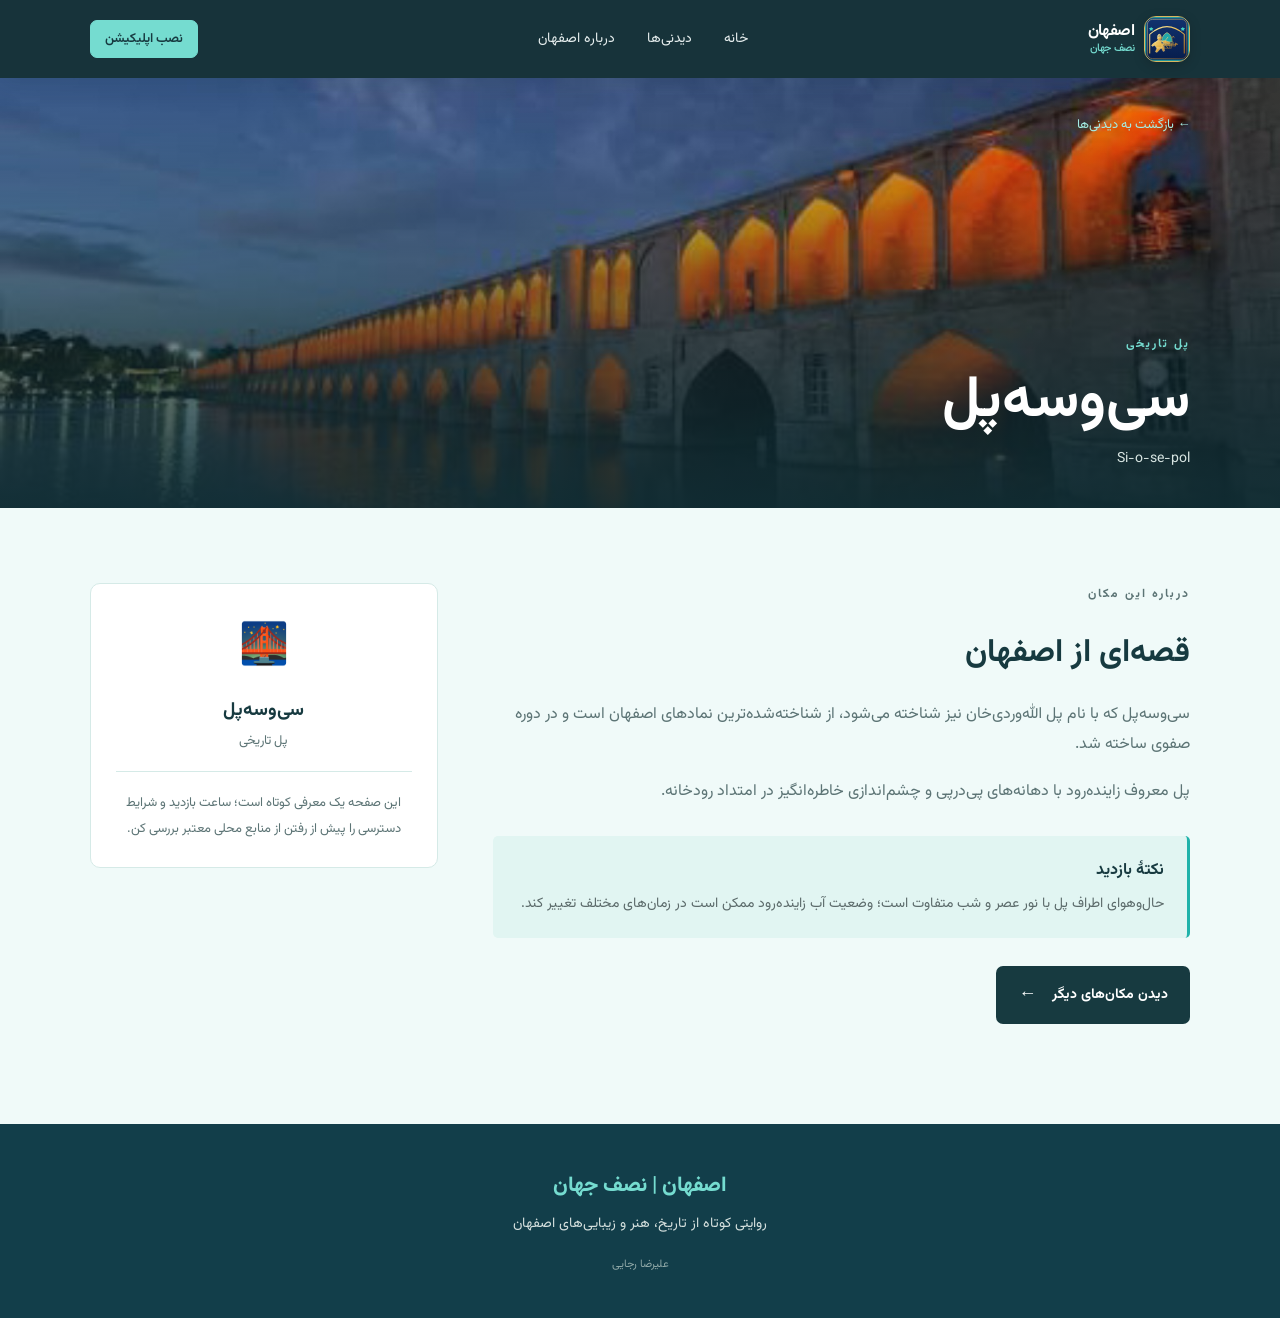
<file: se-o-se-pol.html>
<!doctype html><html lang="fa" dir="rtl"><head><link rel="manifest" href="manifest.webmanifest"><meta charset="utf-8"><meta name="viewport" content="width=device-width, initial-scale=1"><meta name="theme-color" content="#123b42"><link rel="stylesheet" href="style.css"><title>سی‌وسه‌پل | اصفهان، نصف جهان</title><meta name="description" content="آشنایی با سی‌وسه‌پل در اصفهان."></head><body><header class="site-header"><a class="brand" href="index.html"><img class="brand-logo" src="icons/logo.svg" alt="" width="46" height="46"><span class="brand-copy"><strong>اصفهان</strong><small>نصف جهان</small></span></a><button class="menu-toggle" aria-label="باز کردن منو" aria-expanded="false">☰</button><nav class="main-nav"><a href="index.html">خانه</a><a href="places.html">دیدنی‌ها</a><a href="about.html">درباره اصفهان</a></nav><button class="install-app-btn" type="button">نصب اپلیکیشن</button></header><main><section class="detail-hero"><img src="images/se-o-se-pol-night.jpg" alt="سی‌وسه‌پل"><div class="detail-overlay"><a class="back-link" href="places.html">← بازگشت به دیدنی‌ها</a><p class="eyebrow">پل تاریخی</p><h1>سی‌وسه‌پل</h1><p>Si-o-se-pol</p></div></section><article class="detail-content section-wrap"><div class="detail-main"><p class="eyebrow">درباره این مکان</p><h2>قصه‌ای از اصفهان</h2><p>سی‌وسه‌پل که با نام پل الله‌وردی‌خان نیز شناخته می‌شود، از شناخته‌شده‌ترین نمادهای اصفهان است و در دوره صفوی ساخته شد.</p><p>پل معروف زاینده‌رود با دهانه‌های پی‌درپی و چشم‌اندازی خاطره‌انگیز در امتداد رودخانه.</p><div class="tip-box"><strong>نکتهٔ بازدید</strong><p>حال‌وهوای اطراف پل با نور عصر و شب متفاوت است؛ وضعیت آب زاینده‌رود ممکن است در زمان‌های مختلف تغییر کند.</p></div><a class="button button-dark" href="places.html">دیدن مکان‌های دیگر <span>←</span></a></div><aside class="detail-aside"><span class="aside-icon">🌉</span><h3>سی‌وسه‌پل</h3><p>پل تاریخی</p><hr><p>این صفحه یک معرفی کوتاه است؛ ساعت بازدید و شرایط دسترسی را پیش از رفتن از منابع محلی معتبر بررسی کن.</p></aside></article></main><footer class="site-footer"><a class="footer-brand" href="index.html">اصفهان | نصف جهان</a><p>روایتی کوتاه از تاریخ، هنر و زیبایی‌های اصفهان</p><span>علیرضا رجایی</span></footer><script src="script.js"></script><script>
if ("serviceWorker" in navigator) {
  window.addEventListener("load", () => {
    navigator.serviceWorker.register("./sw.js")
      .catch(error => console.error("PWA error:", error));
  });
}
</script></body></html>
</file>
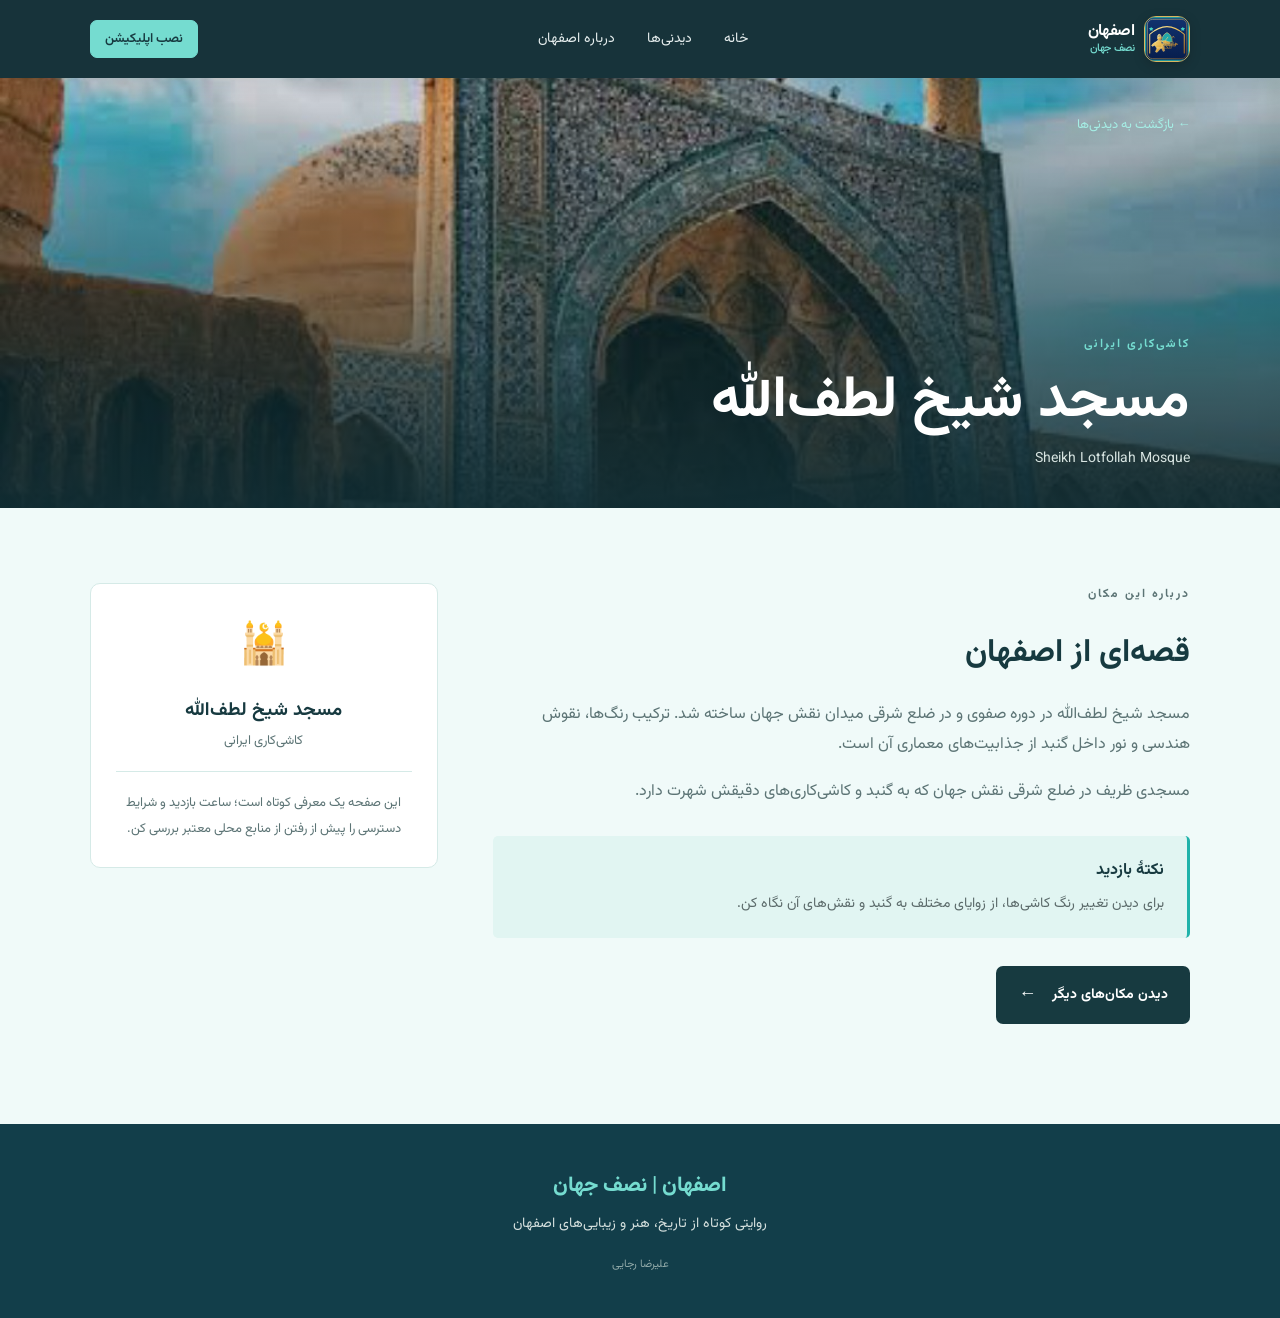
<file: sheikh-lotfollah.html>
<!doctype html><html lang="fa" dir="rtl"><head><link rel="manifest" href="manifest.webmanifest"><meta charset="utf-8"><meta name="viewport" content="width=device-width, initial-scale=1"><meta name="theme-color" content="#123b42"><link rel="stylesheet" href="style.css"><title>مسجد شیخ لطف‌الله | اصفهان، نصف جهان</title><meta name="description" content="آشنایی با مسجد شیخ لطف‌الله در اصفهان."></head><body><header class="site-header"><a class="brand" href="index.html"><img class="brand-logo" src="icons/logo.svg" alt="" width="46" height="46"><span class="brand-copy"><strong>اصفهان</strong><small>نصف جهان</small></span></a><button class="menu-toggle" aria-label="باز کردن منو" aria-expanded="false">☰</button><nav class="main-nav"><a href="index.html">خانه</a><a href="places.html">دیدنی‌ها</a><a href="about.html">درباره اصفهان</a></nav><button class="install-app-btn" type="button">نصب اپلیکیشن</button></header><main><section class="detail-hero"><img src="images/sheikh-lotfollah.jpg" alt="مسجد شیخ لطف‌الله"><div class="detail-overlay"><a class="back-link" href="places.html">← بازگشت به دیدنی‌ها</a><p class="eyebrow">کاشی‌کاری ایرانی</p><h1>مسجد شیخ لطف‌الله</h1><p>Sheikh Lotfollah Mosque</p></div></section><article class="detail-content section-wrap"><div class="detail-main"><p class="eyebrow">درباره این مکان</p><h2>قصه‌ای از اصفهان</h2><p>مسجد شیخ لطف‌الله در دوره صفوی و در ضلع شرقی میدان نقش جهان ساخته شد. ترکیب رنگ‌ها، نقوش هندسی و نور داخل گنبد از جذابیت‌های معماری آن است.</p><p>مسجدی ظریف در ضلع شرقی نقش جهان که به گنبد و کاشی‌کاری‌های دقیقش شهرت دارد.</p><div class="tip-box"><strong>نکتهٔ بازدید</strong><p>برای دیدن تغییر رنگ کاشی‌ها، از زوایای مختلف به گنبد و نقش‌های آن نگاه کن.</p></div><a class="button button-dark" href="places.html">دیدن مکان‌های دیگر <span>←</span></a></div><aside class="detail-aside"><span class="aside-icon">🕌</span><h3>مسجد شیخ لطف‌الله</h3><p>کاشی‌کاری ایرانی</p><hr><p>این صفحه یک معرفی کوتاه است؛ ساعت بازدید و شرایط دسترسی را پیش از رفتن از منابع محلی معتبر بررسی کن.</p></aside></article></main><footer class="site-footer"><a class="footer-brand" href="index.html">اصفهان | نصف جهان</a><p>روایتی کوتاه از تاریخ، هنر و زیبایی‌های اصفهان</p><span>علیرضا رجایی</span></footer><script src="script.js"></script><script>
if ("serviceWorker" in navigator) {
  window.addEventListener("load", () => {
    navigator.serviceWorker.register("./sw.js")
      .catch(error => console.error("PWA error:", error));
  });
}
</script></body></html>
</file>
<file: style.css>
@import url('https://fonts.googleapis.com/css2?family=Vazirmatn:wght@300;400;500;600;700;800&display=swap');
:root{--ink:#173a40;--deep:#123e4a;--teal:#20b2aa;--gold:#75dcd0;--cream:#f0faf9;--muted:#5c7475;--white:#fff;--line:#d5eae7;--shadow:0 18px 48px rgba(18,62,74,.11)}
*{box-sizing:border-box;margin:0;padding:0}html{scroll-behavior:smooth;scroll-padding-top:90px}body{font-family:'Vazirmatn',Tahoma,Arial,sans-serif;background:var(--cream);color:var(--ink);line-height:1.9}a{color:inherit;text-decoration:none}img{display:block;max-width:100%}.site-header{height:78px;padding:0 clamp(20px,7vw,100px);display:flex;align-items:center;justify-content:space-between;background:rgba(16,45,52,.97);color:#fff;position:sticky;top:0;z-index:20;box-shadow:0 5px 24px #0b2a3020}.brand{display:flex;align-items:center;gap:12px;font-weight:700;letter-spacing:-.4px}.brand-mark{font-size:20px;color:var(--gold);border-left:1px solid #ffffff40;padding-left:12px}.main-nav{display:flex;align-items:center;gap:32px}.main-nav a{font-size:14px;color:#e6eeee;transition:color .2s}.main-nav a:hover,.main-nav a.active{color:var(--gold)}.menu-toggle{display:none;border:1px solid #ffffff55;background:transparent;color:#fff;border-radius:10px;padding:7px 12px;font-size:20px;cursor:pointer}.hero{min-height:590px;position:relative;overflow:hidden;display:flex;align-items:center;padding:80px clamp(24px,10vw,150px);background:radial-gradient(ellipse at 78% 24%,#168b88 0,transparent 35%),linear-gradient(120deg,#102e36,#174c53 70%,#1c5c61);color:white}.hero:after{content:'';position:absolute;inset:0;background:linear-gradient(90deg,transparent,#0b252533);pointer-events:none}.hero-content{max-width:660px;position:relative;z-index:2}.eyebrow{font-size:12px;font-weight:700;letter-spacing:2px;color:#20b2aa;margin-bottom:12px}.hero .eyebrow{color:var(--gold);font-size:14px;letter-spacing:0}.hero h1{font-size:clamp(54px,8vw,94px);line-height:1.25;letter-spacing:-3px;margin:8px 0 20px}.hero h1 span{display:block;color:var(--gold);font-size:.67em;letter-spacing:-1px}.hero-description{max-width:560px;color:#d5e4e2;font-size:17px;margin-bottom:30px}.hero-shape{position:absolute;border:1px solid #ffffff22;border-radius:50%;pointer-events:none}.shape-one{width:540px;height:540px;left:-100px;top:40px}.shape-two{width:380px;height:380px;left:-20px;top:120px}.hero-stamp{position:absolute;left:14%;top:26%;width:135px;height:135px;border:1px solid #20b2aa70;border-radius:50%;display:flex;flex-direction:column;align-items:center;justify-content:center;transform:rotate(-12deg);color:#a5eee5;z-index:1}.hero-stamp strong{font-size:28px}.hero-stamp span{font-size:12px}.button{display:inline-flex;align-items:center;gap:16px;padding:12px 22px;border-radius:7px;font-weight:700;font-size:14px;transition:transform .2s,box-shadow .2s}.button:hover{transform:translateY(-3px);box-shadow:0 10px 25px #0002}.button-gold{background:var(--gold);color:#173a40}.button-dark{background:var(--ink);color:#fff}.section-wrap{width:min(1160px,86%);margin-inline:auto}.intro{display:grid;grid-template-columns:.7fr 2fr;gap:55px;padding-block:90px;border-bottom:1px solid var(--line)}.intro-kicker{font-size:12px;font-weight:700;letter-spacing:2px;color:#168b88;padding-top:10px}.intro h2,.section-heading h2,.about-copy h2{font-size:clamp(27px,4vw,40px);line-height:1.5;margin-bottom:12px;letter-spacing:-1px}.intro p{color:var(--muted);max-width:800px}.places-section{padding-block:85px}.section-heading{display:flex;justify-content:space-between;align-items:end;margin-bottom:32px}.section-heading .eyebrow{margin-bottom:0}.section-heading h2{margin:2px 0 0}.text-link{display:inline-flex;gap:10px;align-items:center;color:#168b88;font-size:14px;font-weight:700;white-space:nowrap}.text-link span,.button span{font-size:18px;transition:transform .2s}.text-link:hover span,.button:hover span{transform:translateX(-4px)}.place-grid{display:grid;grid-template-columns:repeat(3,minmax(0,1fr));gap:25px}.place-card{background:#fff;border:1px solid #e0f2ef;border-radius:12px;overflow:hidden;transition:transform .25s,box-shadow .25s}.place-card:hover{transform:translateY(-6px);box-shadow:var(--shadow)}.place-image{height:210px;position:relative;display:block;overflow:hidden;background:#d8eeeb}.place-image img{width:100%;height:100%;object-fit:cover;transition:transform .5s}.place-card:hover .place-image img{transform:scale(1.045)}.place-image>span{position:absolute;bottom:12px;right:12px;background:#102d34e8;color:#fff;padding:4px 10px;border-radius:4px;font-size:11px}.place-card-body{padding:20px 21px 22px}.place-card h3{font-size:19px;margin-bottom:8px}.place-card p{font-size:13px;color:var(--muted);min-height:75px;line-height:2}.place-card .text-link{margin-top:15px;font-size:13px}.quote-band{padding:60px 20px;text-align:center;background:#e1f5f2;color:var(--ink)}.quote-mark{font-family:Georgia,serif;font-size:68px;line-height:1;color:#20b2aa}.quote-band p{max-width:720px;margin:0 auto 18px;font-size:clamp(20px,3vw,28px);font-weight:600;line-height:1.8}.quote-band>a{font-size:13px;font-weight:700;color:#168b88}.mini-features{display:grid;grid-template-columns:repeat(4,1fr);gap:25px;padding-block:65px}.mini-features>div{border-right:2px solid #75dcd0;padding-right:18px}.mini-features>div>span{font-size:25px;color:#b38a43}.mini-features h3{font-size:17px;margin:4px 0}.mini-features p{font-size:13px;color:var(--muted)}.site-footer{padding:42px 20px;background:var(--deep);color:#d5e0de;text-align:center}.footer-brand{display:inline-block;font-size:21px;font-weight:800;color:var(--gold);margin-bottom:5px}.site-footer p{font-size:14px}.site-footer>span{display:block;color:#91aaa9;font-size:11px;margin-top:18px}.page-hero{padding:80px 20px 75px;text-align:center;background:linear-gradient(125deg,#102e36,#1c5c61);color:white}.page-hero .eyebrow{color:var(--gold)}.page-hero h1{font-size:clamp(34px,6vw,55px);line-height:1.5;margin-bottom:8px}.page-hero>p:last-child{color:#d0dfdd}.listing{padding-top:55px;padding-bottom:95px}.about-layout{display:grid;grid-template-columns:.85fr 1.15fr;gap:65px;align-items:center;padding-block:90px}.about-art{min-height:420px;border-radius:14px;background:linear-gradient(145deg,#bdebe5,#80cfc7);padding:22px;display:flex;align-items:center;justify-content:center;position:relative;overflow:hidden}.about-art:before,.about-art:after{content:'';position:absolute;border:1px solid #fff9;border-radius:50%;width:350px;height:350px}.about-art:after{width:250px;height:250px}.about-art-inner{z-index:1;background:#173f46;color:white;width:78%;min-height:260px;display:flex;flex-direction:column;align-items:center;justify-content:center;box-shadow:15px 15px 0 #173f4625;transform:rotate(-3deg);border-radius:5px}.about-art-inner span{font-size:19px;color:var(--gold)}.about-art-inner strong{font-size:35px}.about-art-inner small{margin-top:15px;color:#d3e2dc;letter-spacing:2px}.about-copy>p:not(.eyebrow),.about-copy li{color:var(--muted);font-size:14px;margin-bottom:13px}.about-copy h3{margin:22px 0 8px}.about-copy ul{padding-right:22px;margin-bottom:25px}.about-copy li::marker{color:#20b2aa}.detail-hero{height:430px;position:relative;overflow:hidden;background:#143c43}.detail-hero>img{width:100%;height:100%;object-fit:cover;opacity:1}.detail-overlay{position:absolute;inset:0;background:linear-gradient(0deg,#102d34eF,transparent 100%);color:white;padding:35px max(7%,calc((100% - 1160px)/2));display:flex;flex-direction:column;justify-content:end;align-items:flex-start}.back-link{font-size:13px;color:#a5eee5;margin-bottom:auto}.detail-overlay .eyebrow{color:var(--gold);margin-bottom:4px}.detail-overlay h1{font-size:clamp(36px,6vw,58px);line-height:1.5}.detail-overlay>p:last-child{color:#d7e4e1;font-size:14px;direction:ltr}.detail-content{display:grid;grid-template-columns:2fr 1fr;gap:55px;padding-block:75px 100px}.detail-main h2{font-size:32px;margin-bottom:16px}.detail-main>p{color:var(--muted);margin-bottom:17px}.tip-box{margin:28px 0;padding:20px 23px;background:#e1f5f2;border-right:3px solid #20b2aa;border-radius:5px}.tip-box strong{display:block;margin-bottom:5px}.tip-box p{font-size:14px;color:#5c6b6b}.detail-aside{align-self:start;background:white;border:1px solid var(--line);padding:25px;border-radius:10px;text-align:center}.aside-icon{font-size:40px}.detail-aside h3{margin-top:8px}.detail-aside>p{font-size:13px;color:var(--muted)}.detail-aside hr{border:0;border-top:1px solid var(--line);margin:18px 0}.detail-aside>p:last-child{line-height:2}.menu-open{display:flex!important}
@media(max-width:900px){.place-grid{grid-template-columns:repeat(2,minmax(0,1fr))}.hero-stamp{left:7%;top:15%;width:105px;height:105px}.intro{gap:25px}.about-layout{gap:35px}.mini-features{grid-template-columns:repeat(2,1fr)}}
@media(max-width:650px){.site-header{height:68px;padding-inline:18px}.menu-toggle{display:block}.main-nav{display:none;position:absolute;top:68px;right:0;left:0;padding:16px 22px 22px;background:#102d34;flex-direction:column;align-items:stretch;gap:0;box-shadow:0 12px 20px #0002}.main-nav a{padding:10px 0;border-bottom:1px solid #ffffff18}.main-nav a:last-child{border-bottom:0}.hero{min-height:580px;padding:85px 24px 70px}.hero h1{font-size:58px;letter-spacing:-2px}.hero-description{font-size:15px}.hero-stamp{width:82px;height:82px;left:7%;top:7%;opacity:.8}.hero-stamp strong{font-size:20px}.hero-stamp span{font-size:10px}.section-wrap{width:90%}.intro{grid-template-columns:1fr;gap:8px;padding-block:55px}.places-section{padding-block:60px}.section-heading{align-items:start;gap:20px}.section-heading h2{font-size:29px}.place-grid{grid-template-columns:1fr;gap:18px}.place-image{height:220px}.place-card p{min-height:0}.mini-features{gap:22px 14px;padding-block:45px}.mini-features>div{padding-right:12px}.quote-band{padding:45px 24px}.page-hero{padding:60px 20px}.about-layout{grid-template-columns:1fr;padding-block:45px;gap:35px}.about-art{min-height:300px}.detail-hero{height:370px}.detail-overlay{padding:25px 6%}.detail-content{grid-template-columns:1fr;gap:28px;padding-block:45px 65px}.detail-main h2{font-size:28px}.detail-aside{order:-1}.site-footer{padding:35px 20px}}
@media(prefers-reduced-motion:reduce){html{scroll-behavior:auto}*,*:before,*:after{transition:none!important}}


/* Gallery using the photos supplied for this project */
.photo-gallery{padding-top:42px;padding-bottom:64px}.gallery-grid{display:grid;grid-template-columns:repeat(3,minmax(0,1fr));gap:18px}.gallery-grid figure{margin:0;overflow:hidden;border-radius:18px;background:var(--paper,#f7f4ee);box-shadow:0 8px 24px rgba(15,35,40,.09)}.gallery-grid img{display:block;width:100%;height:230px;object-fit:cover;transition:transform .35s ease}.gallery-grid figure:hover img{transform:scale(1.04)}.gallery-grid figcaption{padding:13px 16px;font-weight:700;color:var(--ink,#173c40)}.place-image img,.detail-hero>img{object-fit:cover}@media(max-width:760px){.gallery-grid{grid-template-columns:repeat(2,minmax(0,1fr));gap:12px}.gallery-grid img{height:170px}}@media(max-width:440px){.gallery-grid{grid-template-columns:1fr}.gallery-grid img{height:220px}}

/* PWA install action */
.install-app-btn{
  border:1px solid var(--gold);
  background:var(--gold);
  color:#173a40;
  border-radius:7px;
  padding:8px 14px;
  font:600 13px 'Vazirmatn',Tahoma,Arial,sans-serif;
  cursor:pointer;
  white-space:nowrap;
  transition:transform .2s,box-shadow .2s;
}
.install-app-btn:hover{transform:translateY(-2px);box-shadow:0 8px 18px #0002}
@media(max-width:760px){
  .install-app-btn{width:auto;margin:0;padding:7px 10px;font-size:12px}
}

/* Keep the install action visible and fitted in the header */
.site-header{gap:10px}
.install-app-btn{display:inline-flex!important;align-items:center;justify-content:center;flex:0 0 auto;visibility:visible;opacity:1}
@media(max-width:650px){.site-header{gap:7px;padding-inline:12px}.brand{gap:6px}.brand-mark{font-size:17px}.install-app-btn{padding:6px 8px;font-size:11px}.menu-toggle{padding:5px 8px}}


/* Qaws-e Azar brand */
.brand{gap:10px}.brand-logo{width:46px;height:46px;object-fit:cover;border-radius:12px;border:1px solid #d9b65f;box-shadow:0 3px 12px #0003}.brand-copy{display:flex;flex-direction:column;line-height:1.35}.brand-copy strong{font-size:16px;color:#fff}.brand-copy small{font-size:11px;color:var(--gold);font-weight:500}.install-app-btn[hidden]{display:none!important}
@media(max-width:650px){.brand-logo{width:38px;height:38px}.brand-copy strong{font-size:14px}.brand-copy small{font-size:10px}}
</file>
